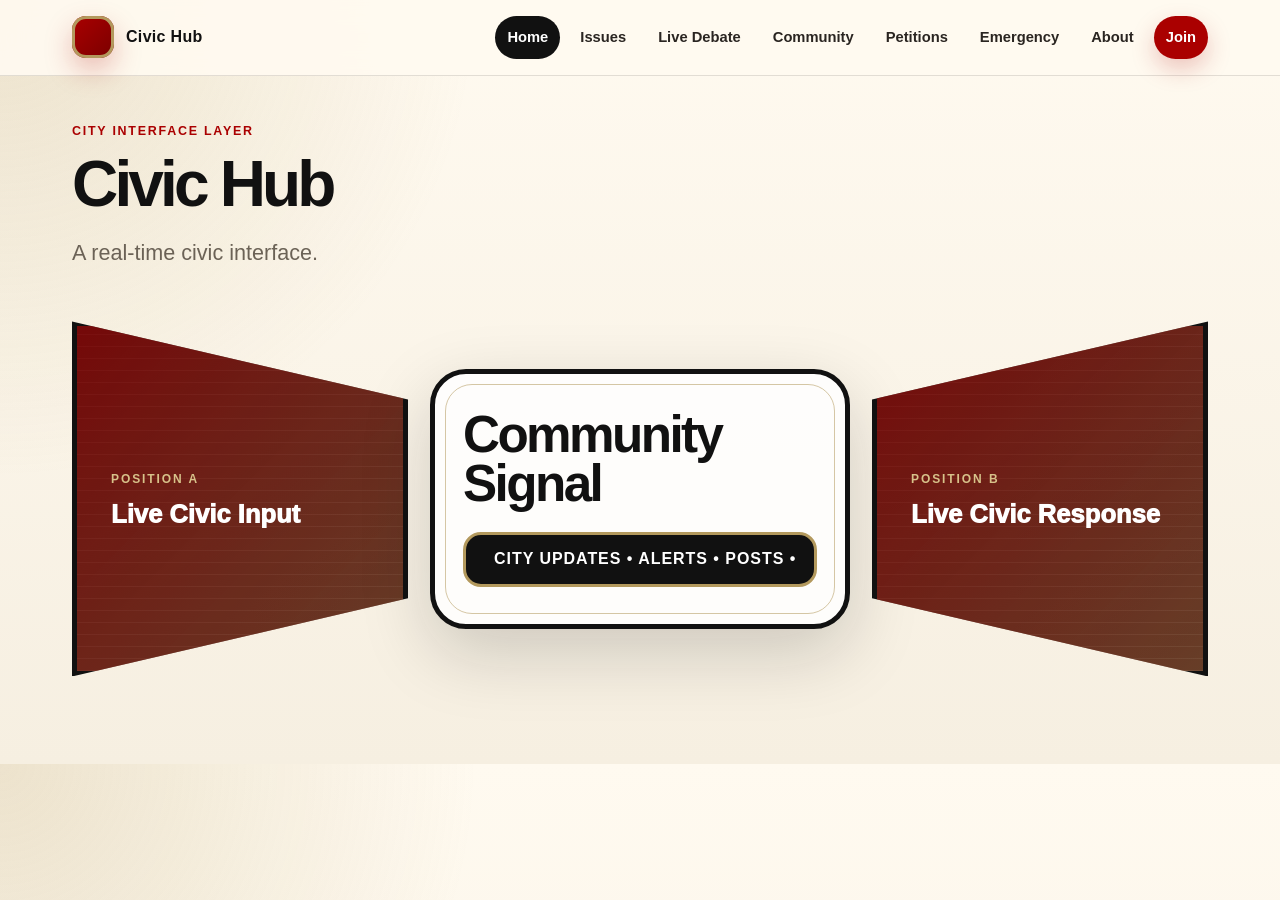
<file: index.html>
<!DOCTYPE html>
<html lang="en">
<head>
<meta charset="UTF-8">
<meta name="viewport" content="width=device-width, initial-scale=1.0">
<title>Civic Hub</title>
<link rel="stylesheet" href="styles.css">
</head>
<body>
<header class="site-header">
<div class="nav">
<div class="brand"><div class="brand-mark"></div>Civic Hub</div>
<nav class="nav-links">
<a href="index.html" class="active">Home</a>
<a href="issues.html">Issues</a>
<a href="live-debate.html">Live Debate</a>
<a href="community.html">Community</a>
<a href="petitions.html">Petitions</a>
<a href="emergency-guidance.html">Emergency</a>
<a href="about.html">About</a>
<a href="signup.html" class="cta">Join</a>
</nav>
</div>
</header>
<main>
<p class="eyebrow">City Interface Layer</p>
<h1 class="page-title">Civic Hub</h1>
<p class="lead">A real-time civic interface.</p>
<section class="hero-stage">
<div class="feed-panel left"><div class="feed-content"><span class="feed-label">Position A</span><div class="feed-title">Live Civic Input</div></div></div>
<div class="center-signal"><h2 class="signal-title">Community Signal</h2><div class="ticker"><div class="ticker-track"><span>City updates • alerts • posts •</span><span>City updates • alerts • posts •</span></div></div></div>
<div class="feed-panel right"><div class="feed-content"><span class="feed-label">Position B</span><div class="feed-title">Live Civic Response</div></div></div>
</section>
</main>
</body>
</html>
</file>
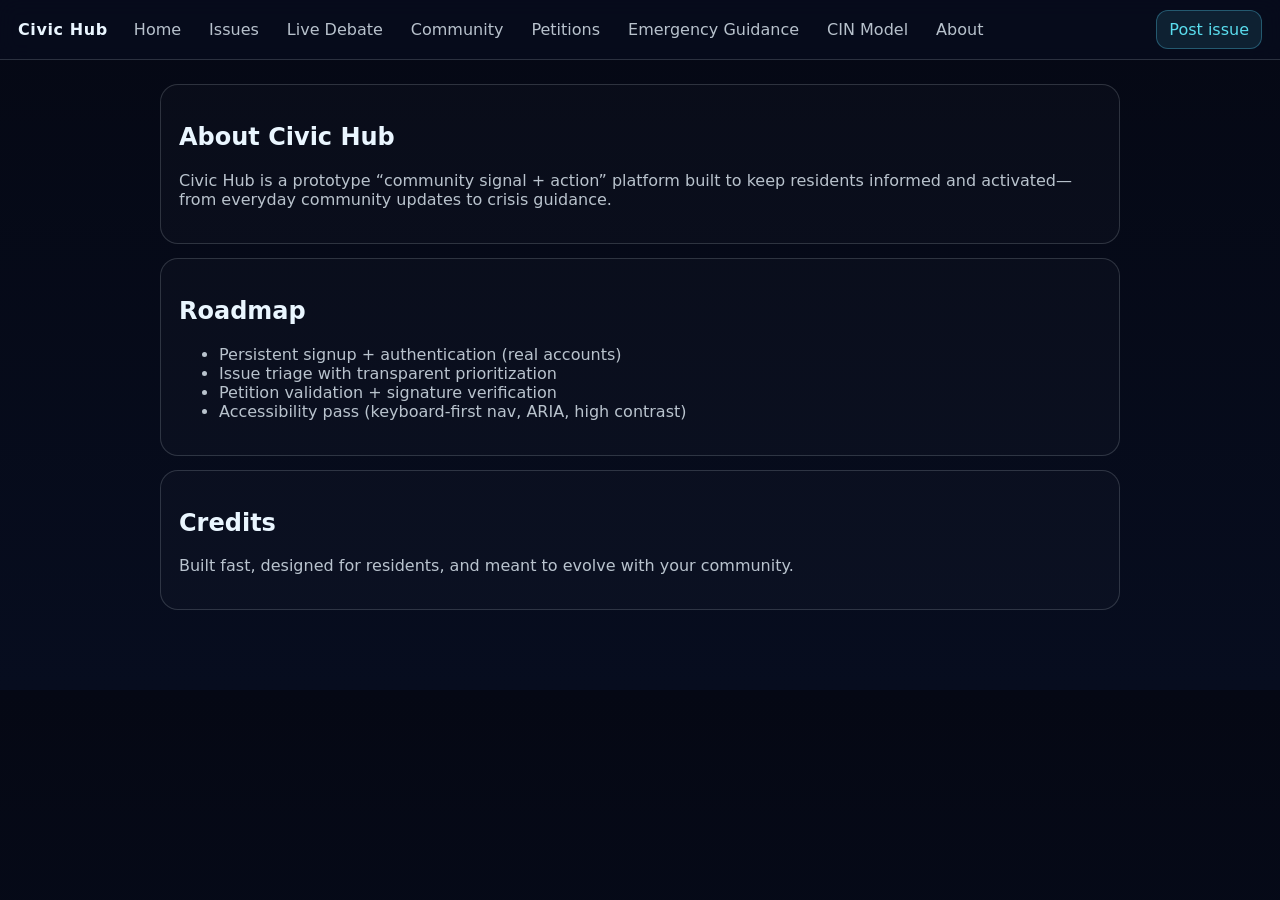
<file: about.html>
<!doctype html>
<html lang="en">
<head>
<meta charset="utf-8">
<meta name="viewport" content="width=device-width, initial-scale=1">
<title>Civic Hub · About</title>
<style>
:root{--ink:#eaf6ff; --muted: rgba(234,246,255,.78); --accent:#5addee; --line: rgba(234,246,255,.16);}
body{margin:0;background:linear-gradient(180deg,#050814,#070d1f); color: var(--ink); font-family: system-ui,-apple-system,Segoe UI,Roboto,Arial,sans-serif;}
.topbar{position:sticky;top:0;z-index:10;background:rgba(7,13,31,.72);backdrop-filter:blur(10px);border-bottom:1px solid var(--line);}
.row{display:flex;align-items:center;gap:16px;padding:10px 18px;}
.brand{font-weight:900;letter-spacing:.6px;}
nav{display:flex;flex-wrap:wrap;align-items:center;gap:8px;}
nav a{color: var(--muted); text-decoration:none; padding:8px 10px; border-radius:999px;}
nav a:hover{background: rgba(90,221,255,.14); color: var(--ink);}
.cta{margin-left:auto; padding:9px 12px; border-radius:12px; border:1px solid rgba(90,221,255,.3); background: rgba(90,221,255,.10); color: var(--accent); text-decoration:none;}
main{max-width:960px;margin:0 auto;padding:24px 18px 80px;}
.card{border:1px solid var(--line); border-radius:18px; padding:18px;background: rgba(255,255,255,.02);}
.muted{color: var(--muted);}
section + section{margin-top:14px;}
select{color: var(--ink);}
select option{color:#070d1f;background:#fff;}
</style>
</head>
<body>
<header class="topbar">
 <div class="row">
  <div class="brand">Civic Hub</div>
  <nav aria-label="Primary">
   <a href="index.html">Home</a>
   <a href="issues.html">Issues</a>
   <a href="live-debate.html">Live Debate</a>
   <a href="community.html">Community</a>
   <a href="petitions.html">Petitions</a>
   <a href="emergency-guidance.html">Emergency Guidance</a>
   <a href="cin-model.html">CIN Model</a>
   <a href="about.html">About</a>
  </nav>
  <a class="cta" href="issues.html">Post issue</a>
 </div>
</header>
<main>
 <section class="card">
  <h1>About Civic Hub</h1>
  <p class="muted">Civic Hub is a prototype “community signal + action” platform built to keep residents informed and activated—from everyday community updates to crisis guidance.</p>
 </section>
 <section class="card">
  <h2>Roadmap</h2>
  <ul class="muted">
    <li>Persistent signup + authentication (real accounts)</li>
    <li>Issue triage with transparent prioritization</li>
    <li>Petition validation + signature verification</li>
    <li>Accessibility pass (keyboard-first nav, ARIA, high contrast)</li>
  </ul>
 </section>
 <section class="card">
  <h2>Credits</h2>
  <p class="muted">Built fast, designed for residents, and meant to evolve with your community.</p>
 </section>
</main>
</body>
</html>
</file>
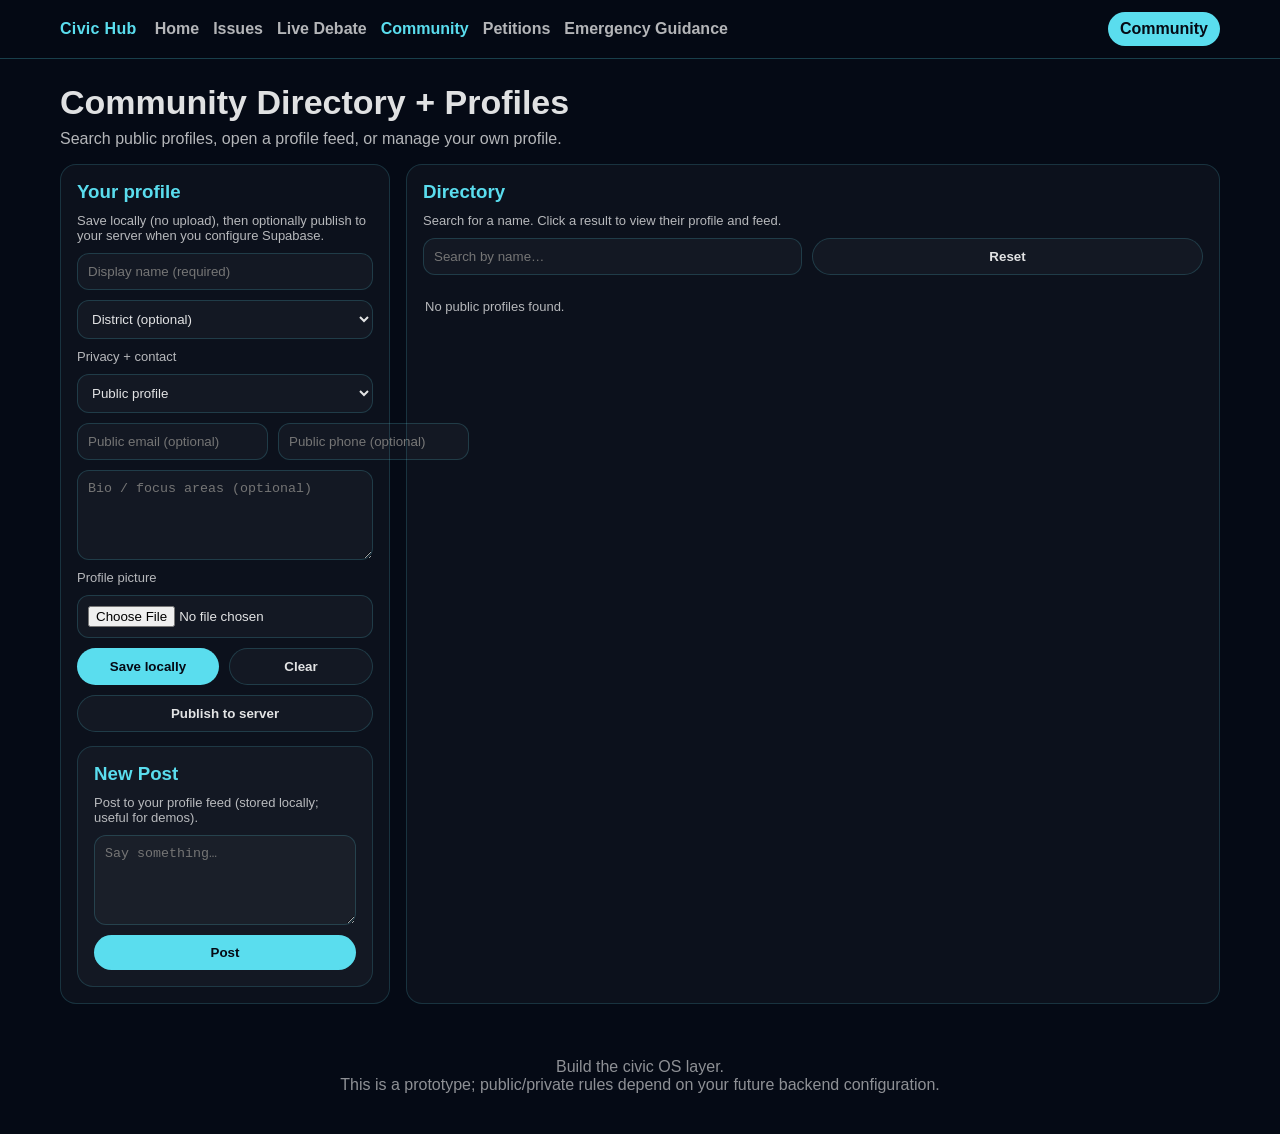
<file: community.html>
<!doctype html>
<html lang="en">
<head>
  <meta charset="utf-8">
  <meta name="viewport" content="width=device-width,initial-scale=1" />
  <title>Civic Hub – Community Directory + Profiles</title>
  <style>
    :root {
      --bg:#050a15;
      --panel:rgba(255,255,255,.03);
      --panel2:rgba(255,255,255,.05);
      --accent:#5addee;
      --text:rgba(255,255,255,.88);
      --muted:rgba(255,255,255,.70);
      --danger:#ff5c7c;
    }
    * { box-sizing: border-box; }
    body { margin:0; background:var(--bg); color:var(--text); font-family:system, -apple-system, Segoe UI, Roboto, Helvetica, Arial, sans-serif; }
    a { color:var(--accent); text-decoration:none; }

    .top { position:sticky; top:0; background:rgba(5,10,21,.92); backdrop-filter:blur(10px); border-bottom:1px solid rgba(90,221,238,.25); z-index:6; }
    .top-inner { max-width:1200px; margin:0 auto; padding:12px 20px; display:flex; align-items:center; gap:18px; }
    .brand a { font-weight:900; letter-spacing:.02em; color:var(--accent); }

    nav { display:flex; flex-wrap:wrap; gap:14px; flex:1; }
    nav a { color:var(--muted); font-weight:700; }
    nav a[aria-current="page"], nav a:hover { color:var(--accent); }
    .post { padding:8px 12px; border-radius:999px; background:var(--accent); color:#050a15; font-weight:900; }

    .shell { max-width:1200px; margin:0 auto; padding:24px 20px; }
    .hero h1 { margin:0; font-size:34px; line-height:1.15; }
    .hero p { margin:8px 0 0 0; color:var(--muted); }

    .layout { display:grid; grid-template-columns: 330px 1fr; gap:16px; margin-top:16px; }
    @media (max-width: 900px) { .layout { grid-template-columns:1fr; } }

    .card { border:1px solid rgba(90,221,238,.16); background:var(--panel); border-radius:16px; padding:16px; }
    .card h3 { margin:0 0 10px 0; color:var(--accent); }
    .card p { margin:0; color:var(--muted); }
    .muted { color:var(--muted); font-size:13px; }

    .form { display:flex; flex-direction:column; gap:10px; margin-top:10px; }
    input, textarea, select { border-radius:12px; border:1px solid rgba(90,221,238,.18); background:rgba(255,255,255,.03); padding:10px; color:var(--text); }
    textarea { min-height:90px; resize:vertical; }

    .row { display:flex; gap:10px; }
    .row > * { flex:1; }

    button { border:none; border-radius:999px; padding:10px 16px; font-weight:900; cursor:pointer; }
    .primary { background:var(--accent); color:#050a15; }
    .secondary { background:rgba(255,255,255,.03); border:1px solid rgba(90,221,238,.18); color:var(--text); }
    .danger { background:rgba(255,92,124,.12); border:1px solid rgba(255,92,124,.35); color:#ffbacb; }
    button:hover { opacity:.92; }

    .list { margin-top:12px; display:grid; gap:12px; }
    .profile-row { display:flex; align-items:center; gap:12px; padding:10px; border-radius:14px; border:1px solid rgba(90,221,238,.12); background:var(--panel2); }

    .avatar { width:44px; height:44px; border-radius:999px; background:rgba(255,255,255,.08); border:1px solid rgba(255,255,255,.14); overflow:hidden; }
    .avatar img { width:100%; height:100%; object-fit:cover; display:block; }
    .avatar span { display:block; width:100%; height:100%; font-weight:900; display:grid; place-items:center; letter-spacing:.02em; }

    .profile-meta { color:var(--muted); font-size:12px; margin-top:2px; }

    .feed { margin-top:14px; display:grid; gap:10px; }
    .feed-item { border:1px solid rgba(90,221,238,.14); border-radius:14px; padding:12px; background:rgba(255,255,255,.02); }
    .feed-top { display:flex; justify-content:space-between; gap:12px; color:var(--muted); font-size:12px; margin-bottom:6px; }
    .feed-title { margin:0; font-weight:900; }

    .badge { display:inline-block; border-radius:999px; padding:2px 8px; font-size:12px; font-weight:800; border:1px solid rgba(90,221,238,.35); color:var(--accent); }
    .badge-private { border-color: rgba(255,92,124,.45); color:#ffb0c4; }

    .foot { padding:30px 20px 40px 20px; color:rgba(255,255,255,.55); text-align:center; }

    select option { color:#070d1f; background:#fff; }
  </style>

  <!-- You fill this in when you deploy a real backend -->
  <script>
    window._civicHubSupabase = window._civicHubSupabase || {
      url: 'YOUR_SUPABASE_URL',
      anonKey: 'YOUR_SUPABASE_ANON_KEY'
    };
  </script>
  <script src="app.js"></script>
</head>

<body>
  <header class="top">
    <div class="top-inner">
      <div class="brand"><a href="index.html">Civic Hub</a></div>
      <nav aria-label="Primary">
        <a href="index.html">Home</a>
        <a href="issues.html">Issues</a>
        <a href="live-debate.html">Live Debate</a>
        <a href="community.html" aria-current="page">Community</a>
        <a href="petitions.html">Petitions</a>
        <a href="emergency-guidance.html">Emergency Guidance</a>
      </nav>
      <span class="post">Community</span>
    </div>
  </header>

  <main class="shell">
    <section class="hero">
      <h1>Community Directory + Profiles</h1>
      <p>Search public profiles, open a profile feed, or manage your own profile.</p>
    </section>

    <section class="layout">

      <aside class="card">
        <h3>Your profile</h3>
        <p class="muted">Save locally (no upload), then optionally publish to your server when you configure Supabase.</p>

        <div class="profile-row" id="meCard" style="display:none">
          <div class="avatar" id="meAvatar"></div>
          <div style="flex:1">
            <div id="meName" style="font-weight:900"></div>
            <div class="profile-meta" id="meMeta"></div>
          </div>
        </div>

        <form class="form" id="profileForm">
          <input id="displayName" placeholder="Display name (required)" autocomplete="name" required />

          <select id="district">
            <option value="">District (optional)</option>
            <option value="D1">District 1</option>
            <option value="D2">District 2</option>
            <option value="D3">District 3</option>
            <option value="D4">District 4</option>
            <option value="D5">District 5</option>
            <option value="D6">District 6</option>
            <option value="D7">District 7</option>
            <option value="D8">District 8</option>
            <option value="D9">District 9</option>
            <option value="D10">District 10</option>
            <option value="D11">District 11</option>
          </select>

          <label class="muted" style="font-size:13px">Privacy + contact</label>
          <div class="row">
            <select id="isPublic">
              <option value="true">Public profile</option>
              <option value="false">Private profile</option>
            </select>
          </div>

          <div class="row">
            <input id="publicEmail" type="email" placeholder="Public email (optional)" autocomplete="email" />
            <input id="publicPhone" placeholder="Public phone (optional)" autocomplete="tel" />
          </div>

          <textarea id="bio" placeholder="Bio / focus areas (optional)"></textarea>

          <label class="muted" style="font-size:13px">Profile picture</label>
          <input id="photoFile" type="file" accept="image/*" />

          <div class="row">
            <button type="submit" class="primary">Save locally</button>
            <button type="button" class="secondary" id="clearProfile">Clear</button>
          </div>

          <button type="button" class="secondary" id="publishProfile" title="Uploads your public profile to your server (if configured)">Publish to server</button>
        </form>

        <div class="card" style="margin-top:14px;">
          <h3>New Post</h3>
          <p class="muted">Post to your profile feed (stored locally; useful for demos).</p>
          <form class="form" id="postForm">
            <textarea id="postBody" placeholder="Say something…"></textarea>
            <button type="submit" class="primary">Post</button>
          </form>
        </div>
      </aside>

      <section class="card">
        <div id="profileView">
          <h3 id="viewTitle">Directory</h3>
          <p class="muted" id="viewDesc">Search for a name. Click a result to view their profile and feed.</p>

          <div class="row" style="margin-top:10px">
            <input id="searchName" placeholder="Search by name…" />
            <button class="secondary" id="resetSearch">Reset</button>
          </div>

          <div class="list" id="results"></div>

          <div id="profileDetail" style="display:none">
            <div class="profile-row">
              <div class="avatar" id="detailAvatar"></div>
              <div style="flex:1">
                <div id="detailName" style="font-weight:900"></div>
                <div class="profile-meta" id="detailMeta"></div>
              </div>
              <span class="badge" id="detailBadge"></span>
            </div>

            <div class="card" style="margin-top:12px">
              <h3>Feed</h3>
              <div id="feedStatus" class="muted"></div>
              <div class="feed" id="feed"></div>
            </div>

            <button class="secondary" style="margin-top:12px" id="backToDirectory">Back to directory</button>
          </div>
        </div>
      </section>
    </section>
  </main>

  <footer class="foot">Build the civic OS layer.<br />This is a prototype; public/private rules depend on your future backend configuration.</footer>

  <script>
    (function() {
      const civic = window.civicHub || {};
      const profileApi = civic.profile;
      const profilesApi = civic.profiles;

      function safe(fn) { try { return fn(); } catch (e) { console.error(e); return undefined; } }

      const qs = (sel) => document.querySelector(sel);

      const meAvatar = qs('#meAvatar');
      const meName = qs('#meName');
      const meMeta = qs('#meMeta');
      const meCard = qs('#meCard');

      const displayName = qs('#displayName');
      const district = qs('#district');
      const isPublic = qs('#isPublic');
      const publicEmail = qs('#publicEmail');
      const publicPhone = qs('#publicPhone');
      const bio = qs('#bio');
      const photoFile = qs('#photoFile');

      const profileForm = qs('#profileForm');
      const publishProfile = qs('#publishProfile');
      const clearProfileBtn = qs('#clearProfile');

      const postForm = qs('#postForm');
      const postBody = qs('#postBody');

      const results = qs('#results');
      const searchName = qs('#searchName');
      const resetSearch = qs('#resetSearch');

      const profileDetail = qs('#profileDetail');
      const backToDirectory = qs('#backToDirectory');
      const viewTitle = qs('#viewTitle');
      const viewDesc = qs('#viewDesc');

      const detailAvatar = qs('#detailAvatar');
      const detailName = qs('#detailName');
      const detailMeta = qs('#detailMeta');
      const detailBadge = qs('#detailBadge');

      const feed = qs('#feed');
      const feedStatus = qs('#feedStatus');

      let pendingPhotoDataUrl = null;

      function initialFromName(name) {
        const s = (name || '').trim();
        if (!s) return '👤';
        return s[0].toUpperCase();
      }

      function avatarHtml(photoUrl, name) {
        if (photoUrl) return '<img alt="avatar" src="' + photoUrl + '">';
        return '<span>' + initialFromName(name) + '</span>';
      }

      async function reloadMeCard() {
        const me = safe(() => profileApi && profileApi.getCurrent());
        if (!me || !me.displayName) {
          meCard.style.display = 'none';
          viewDesc.textContent = 'Search for a name. Click a result to view their profile and feed.';
          return;
        }
        meCard.style.display = 'flex';
        meAvatar.innerHTML = avatarHtml(me.photoUrl || me.photoDataUrl, me.displayName);
        meName.textContent = me.displayName;
        const meta = [me.isPublic ? 'Public' : 'Private', me.district || ''];
        meMeta.textContent = meta.filter(Boolean).join(' • ');
      }

      function renderDirectory(q) {
        viewTitle.textContent = 'Directory';
        viewDesc.textContent = q ? 'Results for: ' + q : 'Search for a name. Click a result to view their profile and feed.';
        profileDetail.style.display = 'none';
        results.style.display = 'grid';

        const list = safe(() => profilesApi && (q ? profilesApi.search(q) : profilesApi.list())) || [];

        results.innerHTML = '';
        if (!list.length) {
          const empty = document.createElement('div');
          empty.className = 'muted';
          empty.style.padding = '12px 2px';
          empty.textContent = 'No public profiles found.';
          results.appendChild(empty);
          return;
        }

        for (const p of list) {
          const row = document.createElement('a');
          row.href = 'community.html?u=' + encodeURIComponent(p.id);
          row.className = 'profile-row';
          row.innerHTML = `
            <div class="avatar">${avatarHtml(p.photoUrl || p.photoDataUrl, p.displayName)}</div>
            <div>
              <div style="font-weight:900">${p.displayName || ''}</div>
              <div class="profile-meta">${p.district || ''} ${p.publicEmail ? '• ' + p.publicEmail : ''}</div>
            </div>`;
          results.appendChild(row);
        }
      }

      function renderFeed(profile, viewer) {
        feed.innerHTML = '';
        const canViewFeed = profile.isPublic || (viewer && viewer.id === profile.id);

        if (!canViewFeed) {
          feedStatus.textContent = 'This feed is private.';
          return;
        }

        feedStatus.textContent = '';

        const entries = safe(() => civic.feed && civic.feed.listForProfile(profile.id)) || [];
        if (!entries.length) {
          const empty = document.createElement('div');
          empty.className = 'muted';
          empty.textContent = 'No activity yet.';
          feed.appendChild(empty);
          return;
        }

        for (const e of entries) {
          const div = document.createElement('div');
          div.className = 'feed-item';
          const kind = (e.kind || '').toUpperCase();
          let title = 'Untitled';
          let body = '';
          if (e.kind === 'issue') {
            title = e.title || 'Issue';
            body = (e.details || '') + (e.location ? '\nLocation: ' + e.location : '');
          } else if (e.kind === 'petition') {
            title = e.title || 'Petition';
            body = (e.problem || '') + (e.requestedChange ? '\nAsk: ' + e.requestedChange : '');
          } else {
            title = 'Post';
            body = e.body || '';
          }

          div.innerHTML = `
            <div class="feed-top"><span class="badge">${kind || 'POST'}</span><span>${e.createdAt ? new Date(e.createdAt).toLocaleString() : ''}</span></div>
            <p class="feed-title">${title}</p>
            <div class="muted" style="white-space:pre-wrap">${body}</div>`;
          feed.appendChild(div);
        }
      }

      function renderProfileDetail(profileId) {
        const viewer = safe(() => profileApi && profileApi.getCurrent());
        const profile = safe(() => profilesApi && profilesApi.getById ? profilesApi.getById(profileId) : null);

        // profilesApi.getById might not exist yet; fallback: search list
        const resolved = profile || (() => {
          const all = safe(() => profilesApi && profilesApi.list()) || [];
          return all.find((x) => x.id === profileId);
        })();

        if (!resolved) {
          renderDirectory('');
          return;
        }

        viewTitle.textContent = 'Profile';
        viewDesc.textContent = '';
        profileDetail.style.display = 'block';
        results.style.display = 'none';

        detailAvatar.innerHTML = avatarHtml(resolved.photoUrl || resolved.photoDataUrl, resolved.displayName);
        detailName.textContent = resolved.displayName || '';
        const parts = [resolved.district || '', resolved.publicEmail || '', resolved.publicPhone || ''];
        detailMeta.textContent = parts.filter(Boolean).join(' • ');

        detailBadge.textContent = resolved.isPublic ? 'Public' : 'Private';
        detailBadge.className = resolved.isPublic ? 'badge' : 'badge badge-private';

        renderFeed(resolved, viewer);
      }

      function parseProfileIdFromUrl() {
        const u = new URLSearchParams(location.search).get('u');
        return u ? decodeURIComponent(u) : '';
      }

      // Profile form
      profileForm.addEventListener('submit', async (e) => {
        e.preventDefault();
        const displayNameVal = (displayName.value || '').trim();
        if (!displayNameVal) {
          alert('Display name is required');
          return;
        }

        // If photo pending (selected) but not uploaded anywhere, store as dataUrl.
        const payload = {
          displayName: displayNameVal,
          district: district.value || '',
          isPublic: isPublic.value === 'true',
          publicEmail: publicEmail.value || '',
          publicPhone: publicPhone.value || '',
          bio: bio.value || '',
        };
        if (pendingPhotoDataUrl) payload.photoDataUrl = pendingPhotoDataUrl;

        safe(() => profileApi && profileApi.saveCurrent(payload));
        safe(() => profilesApi && profilesApi.addCurrentToIndex && profilesApi.addCurrentToIndex());

        pendingPhotoDataUrl = null;
        photoFile.value = '';
        reloadMeCard();
        alert('Saved locally.');
      });

      photoFile.addEventListener('change', () => {
        const file = photoFile.files && photoFile.files[0];
        if (!file) { pendingPhotoDataUrl = null; return; }
        const reader = new FileReader();
        reader.onload = () => {
          pendingPhotoDataUrl = reader.result;
          meAvatar.innerHTML = avatarHtml(pendingPhotoDataUrl, displayName.value);
        };
        reader.readAsDataURL(file);
      });

      clearProfileBtn.addEventListener('click', () => {
        if (!confirm('Clear local profile?')) return;
        safe(() => profileApi && profileApi.clearCurrent());
        safe(() => profilesApi && profilesApi.rebuildIndexFromLocal && profilesApi.rebuildIndexFromLocal());
        pendingPhotoDataUrl = null;
        profileForm.reset();
        renderDirectory(searchName.value.trim());
        reloadMeCard();
      });

      publishProfile.addEventListener('click', async () => {
        if (!profileApi || !profileApi.saveCurrentToServer) {
          alert('Server publish requires the updated app.js + Supabase config.');
          return;
        }
        alert('Server publish will be public if your profile is public, and will store your public email/phone.');
        safe(() => profileApi.saveCurrentToServer());
      });

      // Posts
      postForm.addEventListener('submit', (e) => {
        e.preventDefault();
        const body = (postBody.value || '').trim();
        if (!body) return;
        safe(() => civic.posts && civic.posts.add({ body }));
        postBody.value = '';

        // Re-render feed if you're viewing yourself
        const u = parseProfileIdFromUrl();
        const me = safe(() => profileApi && profileApi.getCurrent());
        if (u && me && u === me.id) renderProfileDetail(u);
      });

      // Directory + profile routing
      searchName.addEventListener('input', () => {
        const q = searchName.value.trim();
        history.replaceState(null, '', q ? 'community.html?q=' + encodeURIComponent(q) : 'community.html');
        renderDirectory(q);
      });

      resetSearch.addEventListener('click', () => {
        searchName.value = '';
        history.replaceState(null, '', 'community.html');
        renderDirectory('');
      });

      backToDirectory.addEventListener('click', () => {
        history.replaceState(null, '', 'community.html');
        renderDirectory(searchName.value.trim());
      });

      // Initial state: load profile form
      const me = safe(() => profileApi && profileApi.getCurrent());
      if (me) {
        displayName.value = me.displayName || '';
        district.value = me.district || '';
        isPublic.value = me.isPublic ? 'true' : 'false';
        publicEmail.value = me.publicEmail || '';
        publicPhone.value = me.publicPhone || '';
        bio.value = me.bio || '';
      }

      reloadMeCard();

      // Route: profile view or directory
      const profileId = parseProfileIdFromUrl();
      const q = new URLSearchParams(location.search).get('q') || '';
      if (profileId) {
        renderProfileDetail(profileId);
      } else {
        if (q) searchName.value = decodeURIComponent(q);
        renderDirectory(q);
      }
    })();
  </script>
</body>
</html>
</file>
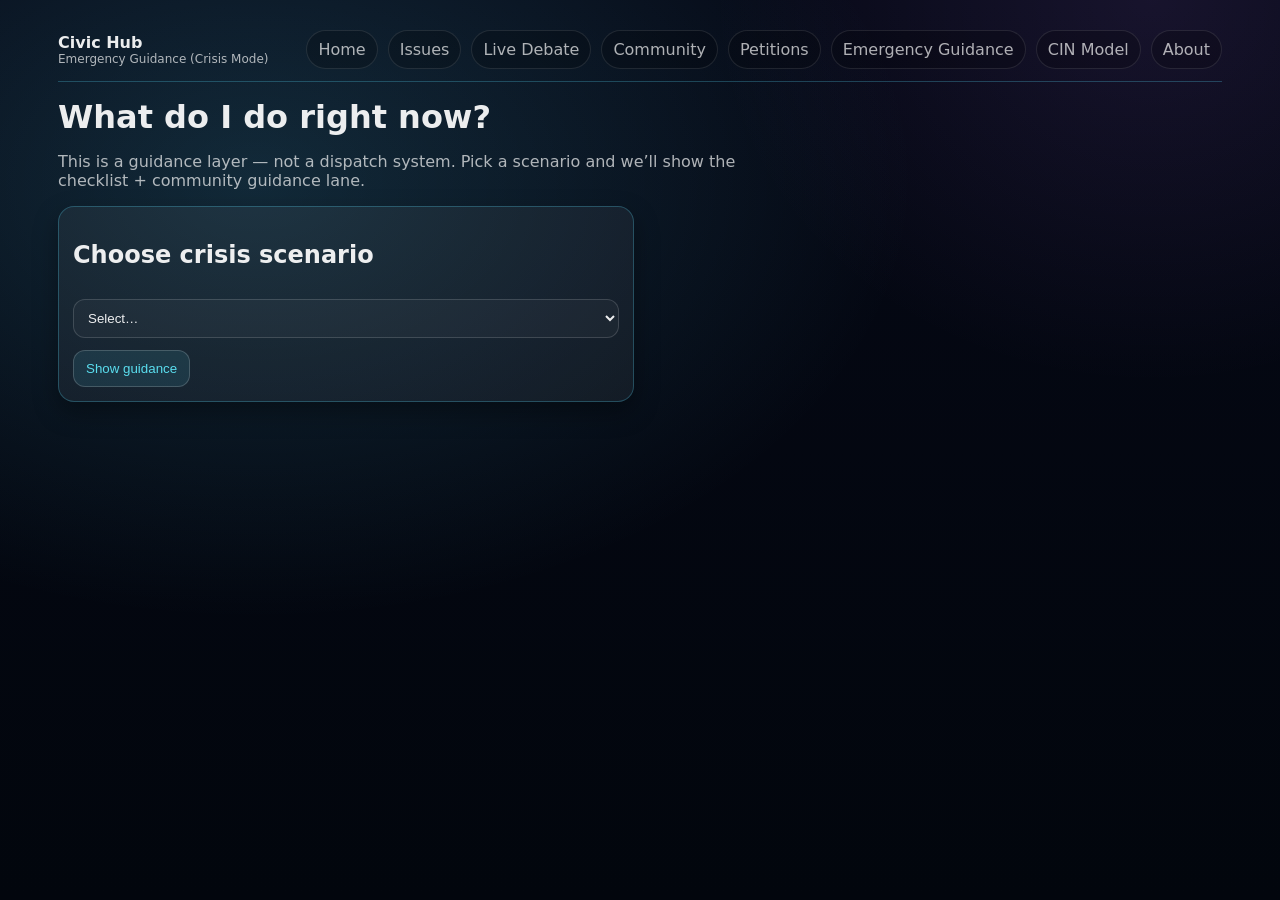
<file: emergency-guidance.html>
<!doctype html>
<html lang="en">
<head>
  <meta charset="utf-8" />
  <meta name="viewport" content="width=device-width, initial-scale=1" />
  <title>Civic Hub — Emergency Guidance</title>
  <style>
    :root{
      --bg:#050815;
      --panel:rgba(255,255,255,.05);
      --line:rgba(90,221,255,.25);
      --text:rgba(255,255,255,.92);
      --muted:rgba(255,255,255,.68);
      --accent:#5addee;
    }
    *{box-sizing:border-box}
    body{margin:0;font-family:ui-sans-serif, system-ui, -apple-system, Segoe UI, Roboto, Helvetica, Arial;
      background:radial-gradient(1200px 800px at 20% 20%, rgba(90,221,255,.16), transparent 55%),
                radial-gradient(800px 700px at 90% 0%, rgba(186,120,255,.10), transparent 55%),
                linear-gradient(#050815,#02060d);
      color:var(--text);
      min-height:100vh;
    }
    a{color:var(--accent);text-decoration:none}
    .wrap{max-width:1200px;margin:0 auto;padding:18px;}
    header{display:flex;flex-wrap:wrap;align-items:center;justify-content:space-between;gap:12px;padding:12px 0;
      border-bottom:1px solid var(--line)}
    nav{display:flex;gap:10px;flex-wrap:wrap}
    nav a{padding:9px 11px;border-radius:999px;border:1px solid rgba(255,255,255,.10);
      background:rgba(0,0,0,.20);
      color:var(--muted);
    }
    nav a:hover{border-color:var(--accent);color:var(--accent)}
    .badge{font-size:12px;color:var(--muted)}
    h1{margin:16px 0 6px}
    p{color:var(--muted);max-width:72ch}
    .grid{display:grid;grid-template-columns:1fr 1fr;gap:12px;margin-top:16px}
    .card{border:1px solid var(--line);background:var(--panel);border-radius:16px;padding:14px;box-shadow:0 10px 24px rgba(0,0,0,.35)}
    select, input, textarea{
      width:100%;
      padding:10px;
      border-radius:12px;
      border:1px solid rgba(255,255,255,.15);
      background:rgba(255,255,255,.03);
      color:var(--text);
      margin-top:10px;
    }
    select option{color:#070d1f;background:#fff} /* FIX: options visible without hover */
    button{margin-top:12px;padding:10px 12px;border-radius:12px;border:1px solid rgba(255,255,255,.18);
      background:rgba(90,221,255,.10);
      color:var(--accent);
    }
    button:hover{background:rgba(90,221,255,.14)}
  </style>
</head>
<body>
  <div class="wrap">
    <header>
      <div>
        <strong>Civic Hub</strong>
        <div class="badge">Emergency Guidance (Crisis Mode)</div>
      </div>
      <nav>
        <a href="index.html">Home</a>
        <a href="issues.html">Issues</a>
        <a href="live-debate.html">Live Debate</a>
        <a href="community.html">Community</a>
        <a href="petitions.html">Petitions</a>
        <a href="emergency-guidance.html">Emergency Guidance</a>
        <a href="cin-model.html">CIN Model</a>
        <a href="about.html">About</a>
      </nav>
    </header>

    <main>
      <h1>What do I do right now?</h1>
      <p>This is a guidance layer — not a dispatch system. Pick a scenario and we’ll show the checklist + community guidance lane.</p>

      <div class="grid">
        <section class="card">
          <h2>Choose crisis scenario</h2>
          <select aria-label="crisis scenario">
            <option value="">Select…</option>
            <option>Medical emergency</option>
            <option>Fire / smoke</option>
            <option>Storm / flood</option>
            <option>Active safety threat</option>
            <option>Community alert broadcast</option>
          </select>
          <button type="button" onclick="document.getElementById('guidance').style.display='block'">Show guidance</button>
        </section>

        <section id="guidance" class="card" style="display:none">
          <h2>Immediate checklist</h2>
          <ul>
            <li>Stay calm, move to a safe position.</li>
            <li>Bring others with you if safe.</li>
            <li>Contact appropriate authorities (911 / local channels) as needed.</li>
            <li>Check neighbors / vulnerable residents.</li>
            <li>Share verified updates only.</li>
          </ul>
          <p style="color:var(--muted)">Next: we’ll plug in a validated guidance catalog + geofenced alerts.</p>
        </section>
      </div>
    </main>
  </div>
</body>
</html>
</file>
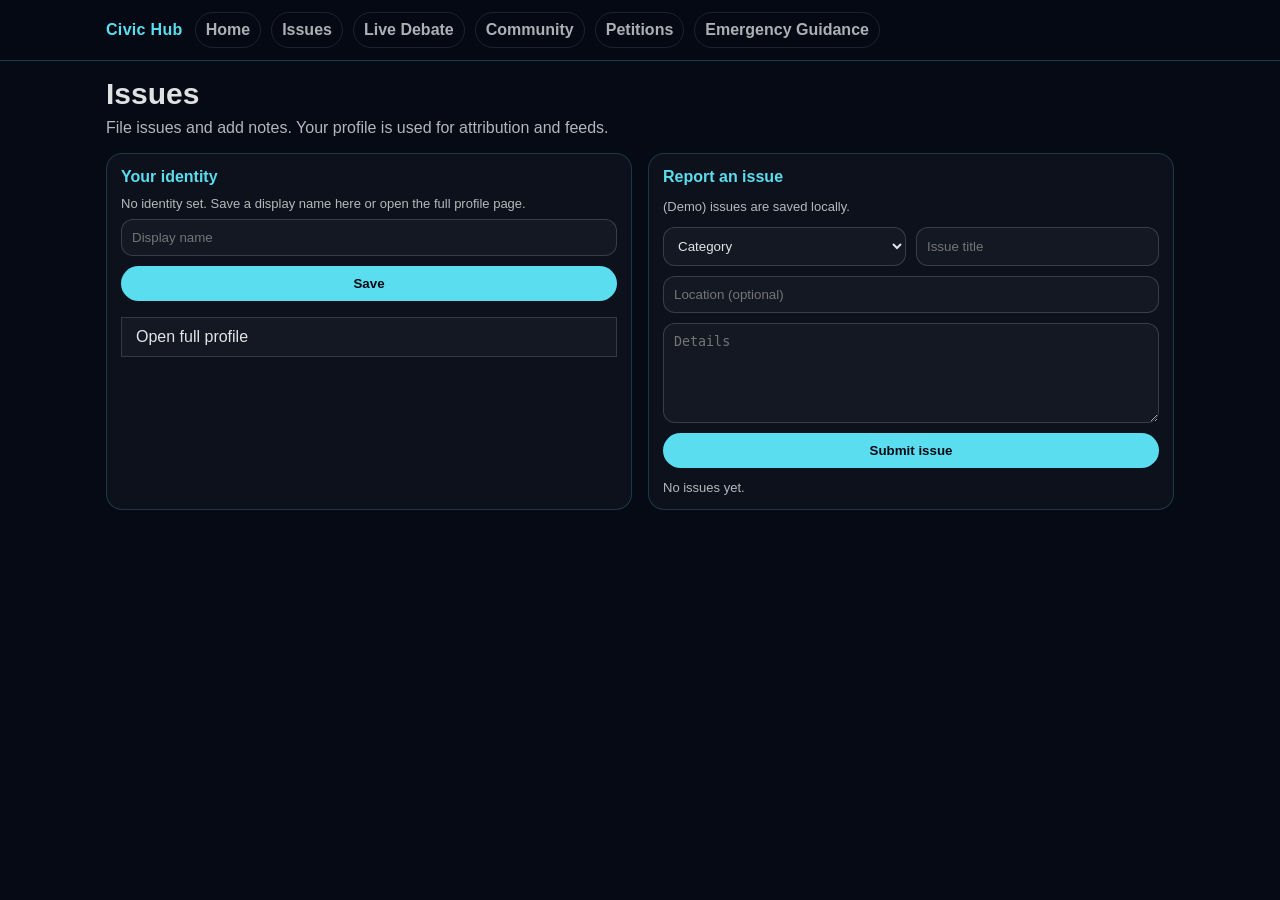
<file: issues.html>
<!doctype html>
<html lang="en">
<head>
  <meta charset="utf-8">
  <meta name="viewport" content="width=device-width, initial-scale=1" />
  <title>Civic Hub — Issues (with Profiles)</title>
  <style>
    :root {
      --bg:#050a15;
      --panel:rgba(255,255,255,.03);
      --panel2:rgba(255,255,255,.05);
      --accent:#5addee;
      --text:rgba(255,255,255,.88);
      --muted:rgba(255,255,255,.70);
      --warn:#ffcc66;
    }
    * { box-sizing:border-box; }
    body { margin:0; font-family:system, -apple-system, Segoe UI, Roboto, Helvetica, Arial, sans-serif; background:var(--bg); color:var(--text); }
    a { color:var(--accent); text-decoration:none; }

    header { position:sticky; top:0; z-index:6; backdrop-filter:blur(10px); background:rgba(5,10,21,.92); border-bottom:1px solid rgba(90,221,238,.25); }
    .top { max-width:1100px; margin:0 auto; padding:12px 16px; display:flex; align-items:center; flex-wrap:wrap; gap:12px; }
    .brand { font-weight:900; letter-spacing:.02em; color:var(--accent); }
    nav { display:flex; gap:10px; flex-wrap:wrap; }
    nav a { padding:8px 10px; border:1px solid rgba(255,255,255,.10); border-radius:999px; color:rgba(255,255,255,.68); font-weight:700; }
    nav a:hover { border-color:var(--accent); color:var(--accent); }

    .shell { max-width:1100px; margin:0 auto; padding:16px; }
    .hero h1 { margin:0; font-size:30px; }
    .hero p { margin:8px 0 0 0; color:var(--muted); }

    .grid { display:grid; grid-template-columns: 1fr 1fr; gap:16px; margin-top:16px; }
    @media (max-width: 900px) { .grid { grid-template-columns:1fr; } }

    .card { border:1px solid rgba(90,221,238,.20); background:var(--panel); border-radius:16px; padding:14px; }
    .card h2 { margin:0 0 10px 0; color:var(--accent); font-size:16px; }
    .muted { color:var(--muted); font-size:13px; }

    .form { display:flex; flex-direction:column; gap:10px; margin-top:8px; }
    input, textarea, select { width:100%; border-radius:12px; padding:10px; border:1px solid rgba(255,255,255,.16); background:rgba(255,255,255,.03); color:var(--text); }
    textarea { min-height:100px; resize:vertical; }

    .row { display:flex; gap:10px; }
    .row > * { flex:1; }

    button { border:none; border-radius:999px; padding:10px 14px; font-weight:900; cursor:pointer; }
    .primary { background:var(--accent); color:#050a15; }
    .secondary { background:rgba(255,255,255,.03); border:1px solid rgba(255,255,255,.14); color:var(--text); }

    .list { margin-top:12px; display:grid; gap:12px; }
    .issue { border:1px solid rgba(255,255,255,.12); border-radius:16px; background:rgba(255,255,255,.02); padding:12px; }
    .issue-top { display:flex; justify-content:space-between; gap:10px; }
    .issue-title { margin:0; font-weight:900; }
    .issue-meta { color:var(--muted); font-size:12px; margin-top:4px; }
  </style>

  <!-- You fill this in when you deploy a real backend -->
  <script>
    window._civicHubSupabase = window._civicHubSupabase || {
      url: 'YOUR_SUPABASE_URL',
      anonKey: 'YOUR_SUPABASE_ANON_KEY'
    };
  </script>
  <script src="app.js"></script>
</head>

<body>
  <header>
    <div class="top">
      <div class="brand">Civic Hub</div>
      <nav>
        <a href="index.html">Home</a>
        <a href="issues.html">Issues</a>
        <a href="live-debate.html">Live Debate</a>
        <a href="community.html">Community</a>
        <a href="petitions.html">Petitions</a>
        <a href="emergency-guidance.html">Emergency Guidance</a>
      </nav>
    </div>
  </header>

  <main class="shell">
    <section class="hero">
      <h1>Issues</h1>
      <p>File issues and add notes. Your profile is used for attribution and feeds.</p>
    </section>

    <section class="grid">
      <div class="card">
        <h2>Your identity</h2>
        <div id="profileStatus" class="muted">Loading…</div>

        <form id="identityForm" class="form">
          <input id="displayName" placeholder="Display name" autocomplete="name" required />
          <button type="submit" class="primary">Save</button>
          <a class="secondary" style="display:inline-block; padding:10px 14px; margin-top:6px" href="community.html">Open full profile</a>
        </form>
      </div>

      <div class="card">
        <h2>Report an issue</h2>
        <p class="muted">(Demo) issues are saved locally.</p>

        <form id="issueForm" class="form">
          <div class="row">
            <select id="category">
              <option value="">Category</option>
              <option value="Safety">Safety</option>
              <option value="Housing">Housing</option>
              <option value="Transit">Transit</option>
              <option value="Education">Education</option>
              <option value="Policy">Policy</option>
              <option value="Other">Other</option>
            </select>
            <input id="title" placeholder="Issue title" required />
          </div>
          <input id="location" placeholder="Location (optional)" />
          <textarea id="details" placeholder="Details"></textarea>
          <button type="submit" class="primary">Submit issue</button>
        </form>

        <div class="list" id="issueList"></div>
      </div>
    </section>
  </main>

  <script>
    (function(){
      const civic = window.civicHub || {};
      const profileApi = civic.profile;
      const issuesApi = civic.issues;

      const profileStatus = document.getElementById('profileStatus');
      const identityForm = document.getElementById('identityForm');
      const displayName = document.getElementById('displayName');

      const issueList = document.getElementById('issueList');
      const issueForm = document.getElementById('issueForm');

      function safe(fn){ try { return fn(); } catch(e){ console.error(e); return undefined; } }

      function renderIdentity(){
        const me = safe(() => profileApi && profileApi.getCurrent());
        if (me && me.displayName){
          profileStatus.textContent = 'Signed in as: ' + me.displayName;
          displayName.value = me.displayName;
          return me;
        } else {
          profileStatus.innerHTML = 'No identity set. Save a display name here or open the full profile page.';
          return null;
        }
      }

      function renderIssues(){
        const list = safe(() => issuesApi && issuesApi.list()) || [];
        issueList.innerHTML = '';
        if (!list.length){
          const div = document.createElement('div');
          div.className = 'muted';
          div.textContent = 'No issues yet.';
          issueList.appendChild(div);
          return;
        }
        for (const i of list){
          const div = document.createElement('div');
          div.className = 'issue';
          const metaParts = [];
          if (i.category) metaParts.push(i.category);
          if (i.location) metaParts.push(i.location);
          if (i.createdByName) metaParts.push('by ' + i.createdByName);
          if (i.createdAt) metaParts.push(new Date(i.createdAt).toLocaleString());

          div.innerHTML = `
            <div class="issue-top">
              <p class="issue-title">${i.title || 'Untitled'}</p>
              <span class="muted">${i.status || 'open'}</span>
            </div>
            <div class="issue-meta">${metaParts.join(' • ')}</div>
            <div class="muted" style="margin-top:6px; white-space:pre-wrap">${i.details || ''}</div>
            <div class="muted" style="margin-top:8px">Notes: ${i.notes ? i.notes.length : 0}</div>
            <button class="secondary" data-id="${i.id}">Add note</button>`;
          issueList.appendChild(div);
        }
      }

      identityForm.addEventListener('submit', (e) => {
        e.preventDefault();
        const name = (displayName.value || '').trim();
        if (!name){ alert('Display name required'); return; }
        safe(() => profileApi && profileApi.saveCurrent({ displayName: name }));
        renderIdentity();
        alert('Identity saved locally.');
      });

      issueForm.addEventListener('submit', (e) => {
        e.preventDefault();
        const me = renderIdentity();
        if (!me){
          alert('Set your profile display name first.');
          return;
        }

        const title = (document.getElementById('title').value || '').trim();
        if (!title){ alert('Title required'); return; }

        safe(() => issuesApi && issuesApi.add({
          category: document.getElementById('category').value || '',
          title,
          location: document.getElementById('location').value || '',
          details: document.getElementById('details').value || '',
        }));

        issueForm.reset();
        renderIssues();
      });

      issueList.addEventListener('click', (e) => {
        const btn = e.target.closest('button');
        if (!btn || !btn.dataset.id) return;
        const text = prompt('Add a note');
        if (!text) return;
        safe(() => issuesApi && issuesApi.addNote(btn.dataset.id, text));
        renderIssues();
      });

      renderIdentity();
      renderIssues();
    })();
  </script>

</body>
</html>
</file>
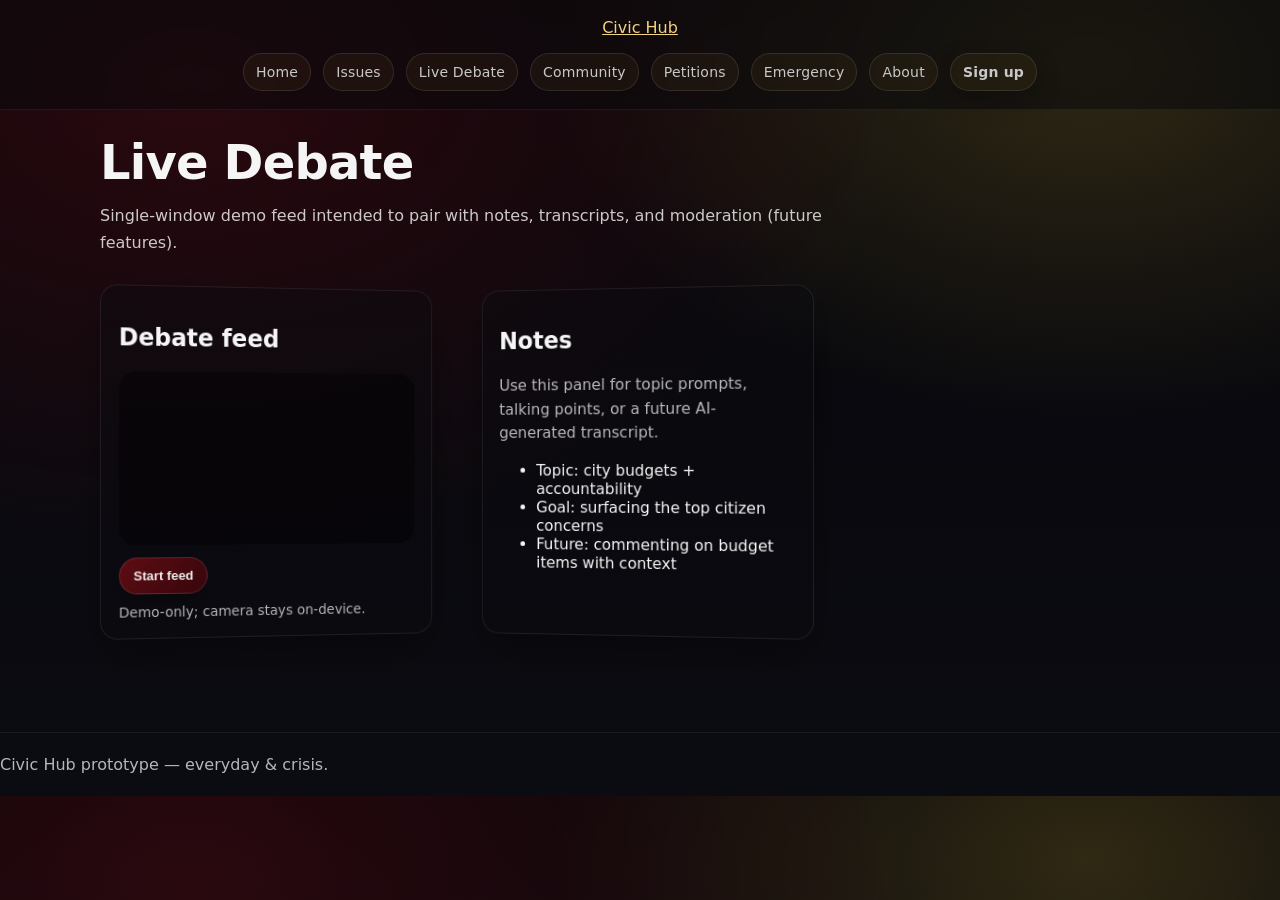
<file: live-debate.html>
<!doctype html>
<html lang="en">
<head>
  <meta charset="utf-8" />
  <meta name="viewport" content="width=device-width,initial-scale=1" />
  <title>Civic Hub – Live Debate</title>
  <link rel="stylesheet" href="theme.css" />
  <style>
    video.feed {
      width: 100%;
      aspect-ratio: 16 / 9;
      height: auto;
      border-radius: 18px;
      background: rgba(0, 0, 0, .45);
      object-fit: cover;
      display: block;
    }
    .card-footer {
      margin-top: 12px;
      display: flex;
      gap: 10px;
      align-items: center;
      flex-wrap: wrap;
      color: rgba(245, 245, 245, .72);
      font-size: 14px;
    }
  </style>
</head>
<body>
<header class="topbar">
  <a class="brand" href="index.html">
    <span class="brand-mark" aria-hidden="true"></span>
    <span>Civic Hub</span>
  </a>

  <nav aria-label="Primary">
    <a href="index.html" class="badge">Home</a>
    <a href="issues.html" class="badge">Issues</a>
    <a href="live-debate.html" class="badge" aria-current="page">Live Debate</a>
    <a href="community.html" class="badge">Community</a>
    <a href="petitions.html" class="badge">Petitions</a>
    <a href="emergency-guidance.html" class="badge">Emergency</a>
    <a href="about.html" class="badge">About</a>
    <a href="signup.html" class="cta">Sign up</a>
  </nav>
</header>

<main class="container">
  <section class="hero">
    <h1>Live Debate</h1>
    <p>Single-window demo feed intended to pair with notes, transcripts, and moderation (future features).</p>
  </section>

  <section class="grid" aria-label="Live debate demo">
    <article class="card">
      <h2>Debate feed</h2>
      <video id="feed" class="feed" autoplay playsinline muted></video>
      <div class="card-footer">
        <button class="cta" onclick="startFeed()">Start feed</button>
        <span>Demo-only; camera stays on-device.</span>
      </div>
    </article>

    <article class="card">
      <h2>Notes</h2>
      <p>Use this panel for topic prompts, talking points, or a future AI-generated transcript.</p>
      <ul>
        <li>Topic: city budgets + accountability</li>
        <li>Goal: surfacing the top citizen concerns</li>
        <li>Future: commenting on budget items with context</li>
      </ul>
    </article>
  </section>
</main>

<footer class="footer">Civic Hub prototype — everyday &amp; crisis.</footer>

<script>
let feedStream;
async function startFeed() {
  if (feedStream) return;
  const video = document.getElementById('feed');
  if (!navigator.mediaDevices?.getUserMedia) {
    alert('Camera access not supported in this browser.');
    return;
  }
  try {
    feedStream = await navigator.mediaDevices.getUserMedia({ video: true, audio: false });
    video.srcObject = feedStream;
  } catch (err) {
    alert('Allow camera to demo the feed.');
  }
}
</script>
</body>
</html>
</file>
<file: styles.css>
/* Civic Hub shared design system — 49ers-inspired civic palette */
:root{
  --civic-red:#AA0000;
  --civic-red-dark:#7A0000;
  --civic-gold:#B3995D;
  --civic-gold-soft:#D7C28A;
  --ink:#111111;
  --ink-soft:#2a2521;
  --paper:#fffaf0;
  --panel:#ffffff;
  --muted:#6b6256;
  --line:rgba(17,17,17,.12);
  --shadow:0 24px 70px rgba(17,17,17,.18);
  --radius:24px;
  --max:1180px;
}
*{box-sizing:border-box}
html{scroll-behavior:smooth}
body{margin:0;font-family:Inter,Arial,Helvetica,sans-serif;background:radial-gradient(circle at top left,rgba(179,153,93,.24),transparent 32%),linear-gradient(180deg,#fffaf0 0%,#f6efe1 100%);color:var(--ink);line-height:1.55}
a{color:inherit;text-decoration:none}
img,video{max-width:100%;display:block}
.site-header{position:sticky;top:0;z-index:50;background:rgba(255,250,240,.92);backdrop-filter:blur(14px);border-bottom:1px solid var(--line)}
.nav{max-width:var(--max);margin:0 auto;padding:16px 22px;display:flex;align-items:center;justify-content:space-between;gap:20px}
.brand{display:flex;align-items:center;gap:12px;font-weight:900;letter-spacing:.02em}.brand-mark{width:42px;height:42px;border-radius:14px;background:linear-gradient(135deg,var(--civic-red),var(--civic-red-dark));box-shadow:inset 0 0 0 3px var(--civic-gold),0 12px 28px rgba(170,0,0,.25)}
.nav-links{display:flex;align-items:center;gap:8px;flex-wrap:wrap;justify-content:flex-end}.nav-links a{font-weight:800;font-size:.92rem;padding:10px 12px;border-radius:999px;color:var(--ink-soft)}.nav-links a:hover,.nav-links a.active{background:var(--ink);color:#fff}.nav-links .cta{background:var(--civic-red);color:#fff;box-shadow:0 10px 24px rgba(170,0,0,.22)}
main{max-width:var(--max);margin:0 auto;padding:34px 22px 70px}.eyebrow{color:var(--civic-red);font-weight:900;text-transform:uppercase;letter-spacing:.14em;font-size:.78rem}.page-title{font-size:clamp(2.2rem,5vw,5rem);line-height:.95;margin:12px 0 18px;letter-spacing:-.06em}.lead{font-size:clamp(1.05rem,2vw,1.35rem);color:var(--muted);max-width:760px}.button-row{display:flex;gap:12px;flex-wrap:wrap;margin-top:24px}.btn{display:inline-flex;align-items:center;justify-content:center;padding:13px 18px;border-radius:999px;font-weight:900;border:1px solid var(--line);background:#fff}.btn.primary{background:var(--civic-red);color:#fff;border-color:var(--civic-red)}.btn.gold{background:var(--civic-gold);color:#111;border-color:var(--civic-gold)}
.hero-stage{margin-top:34px;display:grid;grid-template-columns:minmax(190px,1fr) minmax(320px,1.25fr) minmax(190px,1fr);gap:22px;align-items:center;min-height:390px}.feed-panel{position:relative;height:355px;overflow:hidden;background:linear-gradient(145deg,#1a1a1a,#3c0a0a);border:5px solid var(--ink);box-shadow:var(--shadow);isolation:isolate}.feed-panel.left{clip-path:polygon(0 0,100% 22%,100% 78%,0 100%)}.feed-panel.right{clip-path:polygon(0 22%,100% 0,100% 100%,0 78%)}.feed-panel::before{content:"";position:absolute;inset:0;background:linear-gradient(135deg,rgba(170,0,0,.72),rgba(179,153,93,.42)),repeating-linear-gradient(0deg,rgba(255,255,255,.10) 0 1px,transparent 1px 12px);opacity:.88}.feed-content{position:absolute;inset:0;padding:34px;display:flex;flex-direction:column;justify-content:center;color:#fff;z-index:1}.feed-label{font-size:.75rem;letter-spacing:.16em;text-transform:uppercase;color:var(--civic-gold-soft);font-weight:900}.feed-title{font-size:clamp(1.25rem,2vw,1.8rem);font-weight:950;line-height:1.05;margin-top:12px}.feed-note{font-size:.95rem;opacity:.82;max-width:260px}.center-signal{min-height:260px;background:rgba(255,255,255,.86);border:5px solid var(--ink);border-radius:36px;box-shadow:var(--shadow);padding:28px;display:flex;flex-direction:column;justify-content:center;overflow:hidden;position:relative}.center-signal::after{content:"";position:absolute;inset:10px;border:1px solid rgba(179,153,93,.55);border-radius:27px;pointer-events:none}.signal-title{font-size:clamp(1.7rem,4vw,3.25rem);letter-spacing:-.05em;line-height:.95;margin:0}.signal-copy{margin:14px 0 0;color:var(--muted);font-weight:700}.ticker{margin-top:24px;background:var(--ink);color:#fff;border-radius:18px;overflow:hidden;border:3px solid var(--civic-gold);position:relative}.ticker-track{display:flex;width:max-content;white-space:nowrap;animation:ticker-scroll 24s linear infinite}.ticker-track span{display:inline-block;padding:12px 28px;font-weight:900;letter-spacing:.06em;text-transform:uppercase;color:#fff}.ticker-track b{color:var(--civic-gold-soft)}@keyframes ticker-scroll{from{transform:translateX(0)}to{transform:translateX(-50%)}}
.grid{display:grid;grid-template-columns:repeat(3,1fr);gap:18px;margin-top:34px}.card{background:rgba(255,255,255,.82);border:1px solid var(--line);border-radius:var(--radius);padding:24px;box-shadow:0 14px 40px rgba(17,17,17,.08)}.card h2,.card h3{margin-top:0;line-height:1.05}.card p{color:var(--muted)}.tag{display:inline-flex;padding:6px 10px;border-radius:999px;background:rgba(170,0,0,.1);color:var(--civic-red);font-weight:900;font-size:.75rem;text-transform:uppercase;letter-spacing:.08em}.form{display:grid;gap:14px;margin-top:20px}.input,select,textarea{width:100%;border:1px solid var(--line);border-radius:16px;padding:13px 14px;font:inherit;background:#fff;color:var(--ink)}textarea{min-height:120px;resize:vertical}.notice{border-left:6px solid var(--civic-red);padding:18px 20px;background:#fff;border-radius:16px;margin-top:24px}.footer{border-top:1px solid var(--line);padding:28px 22px;color:var(--muted);text-align:center}
@media(max-width:900px){.nav{align-items:flex-start;flex-direction:column}.nav-links{justify-content:flex-start}.hero-stage{grid-template-columns:1fr;min-height:auto}.feed-panel{height:220px}.feed-panel.left,.feed-panel.right{clip-path:polygon(0 0,100% 0,100% 100%,0 100%)}.center-signal{order:-1}.grid{grid-template-columns:1fr}.page-title{font-size:3rem}}
@media(prefers-reduced-motion:reduce){.ticker-track{animation:none}}
</file>
<file: theme.css>
:root {
  --bg0: #06060a;
  --bg1: #0b0b12;
  --burgundy: #6b0c13;
  --burgundy-deep: #3a050a;
  --gold: #d4af37;
  --gold2: #f2d37d;
  --text: #f5f5f5;
  --muted: #c8c8c8;
}

body {
  margin: 0;
  color: var(--text);
  font-family: ui-sans-serif, system-ui, -apple-system, Segoe UI, Roboto, Helvetica, Arial;
  background:
    radial-gradient(1200px 800px at 15% 10%, rgba(107, 12, 19, 0.35), transparent 60%),
    radial-gradient(900px 600px at 85% 8%, rgba(212, 175, 55, 0.20), transparent 60%),
    linear-gradient(180deg, var(--bg0), var(--bg1));
  overflow-x: hidden;
}

main {
  padding: 24px;
  max-width: 1080px;
  margin: 0 auto;
}

a {
  color: var(--gold2);
}

a:hover {
  color: var(--gold);
}

.topbar {
  display: flex;
  align-items: center;
  justify-content: space-between;
  gap: 16px;
  padding: 18px 24px;
  background: rgba(10, 10, 14, 0.55);
  border-bottom: 1px solid rgba(255, 255, 255, 0.06);
  backdrop-filter: blur(10px);
}

.topbar nav {
  display: flex;
  gap: 12px;
  flex-wrap: wrap;
  align-items: center;
}

.topbar nav a {
  text-decoration: none;
  color: var(--muted);
  font-size: 14px;
  letter-spacing: 0.2px;
}

.topbar nav a:hover {
  color: var(--text);
}

.cta {
  display: inline-flex;
  align-items: center;
  justify-content: center;
  padding: 10px 14px;
  border-radius: 999px;
  text-decoration: none;
  font-weight: 700;
  border: 1px solid rgba(255, 255, 255, 0.12);
  color: rgba(255, 255, 255, 0.92);
  background: linear-gradient(135deg, rgba(107, 12, 19, 0.85), rgba(58, 5, 10, 0.92));
  box-shadow: 0 10px 25px rgba(0, 0, 0, 0.25);
}

.grid {
  display: grid;
  grid-template-columns: repeat(12, minmax(0, 1fr));
  gap: 16px;
  margin: 28px 0;
}

.hero {
  grid-column: span 8;
}

.hero h1 {
  margin: 0;
  font-size: clamp(30px, 4vw, 48px);
  letter-spacing: -0.8px;
}

.hero h1 strong {
  color: var(--gold2);
}

.hero p {
  margin: 12px 0 0;
  max-width: 72ch;
  color: rgba(255, 255, 255, 0.78);
  line-height: 1.7;
}

.ticker {
  grid-column: span 4;
  height: 250px;
  overflow-y: auto;
  border-radius: 18px;
  border: 1px solid rgba(255, 255, 255, 0.08);
  background: rgba(10, 10, 14, 0.55);
}

.ticker h3 {
  margin: 0;
  padding: 16px 18px;
  border-bottom: 1px solid rgba(255, 255, 255, 0.06);
}

.ticker ul {
  list-style: none;
  margin: 0;
  padding: 16px 18px;
}

.ticker li {
  padding: 10px 0;
  color: rgba(255, 255, 255, 0.80);
  border-bottom: 1px dashed rgba(255, 255, 255, 0.10);
}

.card {
  grid-column: span 4;
  background: rgba(10, 10, 14, 0.45);
  border: 1px solid rgba(255, 255, 255, 0.08);
  border-radius: 18px;
  padding: 18px;
  box-shadow: 0 18px 44px rgba(0, 0, 0, 0.35);
  min-height: 170px;
}

.card h3 {
  margin: 0 0 8px;
  color: rgba(255, 255, 255, 0.92);
}

.card p {
  margin: 0;
  color: rgba(255, 255, 255, 0.70);
  line-height: 1.55;
}

.badge {
  font-size: 12px;
  padding: 4px 8px;
  border-radius: 999px;
  border: 1px solid rgba(212, 175, 55, 0.35);
  color: rgba(255, 255, 255, 0.86);
  background: rgba(212, 175, 55, 0.08);
}

.footer {
  border-top: 1px solid rgba(255, 255, 255, 0.06);
  padding: 22px 0;
  margin-top: 40px;
  color: rgba(255, 255, 255, 0.70);
}

.footer small {
  display: block;
  text-align: center;
}

@media (max-width: 960px) {
  main {
    padding: 18px;
  }
  .hero {
    grid-column: span 12;
  }
  .ticker {
    grid-column: span 12;
    height: auto;
  }
  .card {
    grid-column: span 12;
  }
  .topbar {
    flex-direction: column;
    align-items: flex-start;
  }
}

/* Layout refresh */
.topbar{
  flex-direction: column;
  align-items: center;
  justify-content: center;
  text-align: center;
}
.topbar nav{
  width: 100%;
  justify-content: center;
}
.topbar nav a{
  display: inline-flex;
  align-items: center;
  justify-content: center;
  padding: 10px 12px;
  border-radius: 999px;
  border: 1px solid rgba(255,255,255,0.10);
  background: rgba(212,175,55,0.06);
}
.topbar nav a:hover{
  background: rgba(212,175,55,0.12);
}
.sections.card{
  margin-top: 16px;
  padding-top: 18px;
  background: transparent;
  border: none;
  border-top: 1px solid rgba(255,255,255,0.06);
  box-shadow: none;
}
.sections.card ul{
  list-style: none;
  padding: 0;
  margin: 0;
  display: flex;
  flex-wrap: wrap;
  gap: 10px;
}
.sections.card li{
  padding: 0;
  margin: 0;
  border: none;
}
.sections.card a{
  text-decoration: none;
  display: inline-flex;
  align-items: center;
  padding: 9px 12px;
  border-radius: 999px;
  border: 1px solid rgba(255,255,255,0.08);
  background: rgba(10,10,14,0.55);
  color: rgba(255,255,255,0.86);
}
.sections.card a:hover{
  border-color: rgba(212,175,55,0.35);
  color: var(--gold2);
}
.grid article.card:first-of-type,
.grid article.card:last-of-type{
  transform-style: preserve-3d;
  transition: transform .3s ease, box-shadow .3s ease;
}
.grid article.card:first-of-type{
  transform-origin: left center;
  transform: perspective(1200px) rotateY(8deg);
}
.grid article.card:last-of-type{
  transform-origin: right center;
  transform: perspective(1200px) rotateY(-8deg);
}
.grid article.card:first-of-type:hover,
.grid article.card:last-of-type:hover{
  transform: perspective(1200px) rotateY(0deg) translateZ(6px);
}
@media (max-width: 960px){
  .topbar{ align-items: center; }
}
</file>
